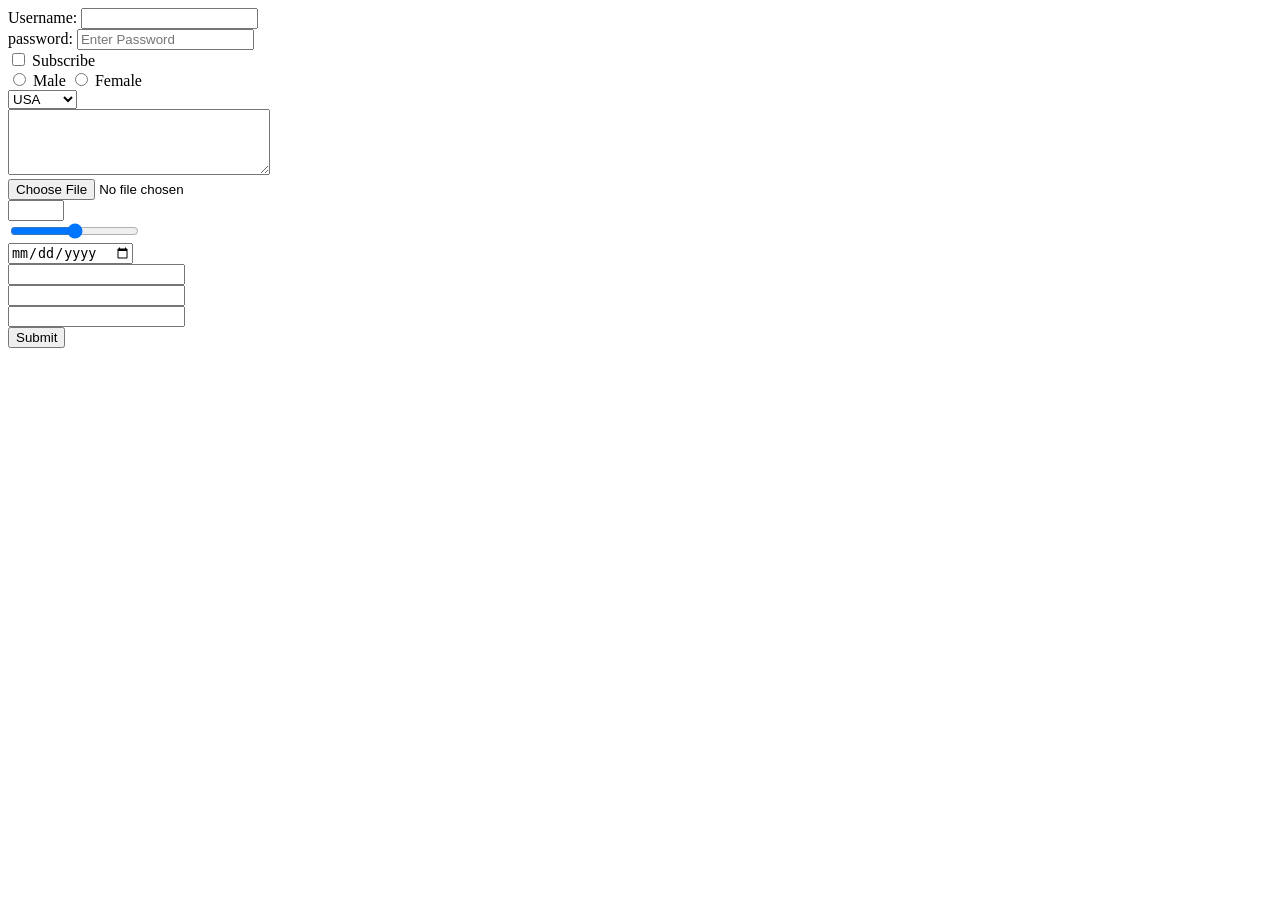
<file: index.html>
<!DOCTYPE html>
<html lang="en">

<head>
    <meta charset="UTF-8">
    <meta name="viewport" content="width=device-width, initial-scale=1.0">
    <title>Document</title>
</head>

<body>
    <form action="/action.php" method="post">

        <label for="username">Username:</label>
        <input type="text" id="username" name="username"><br>

        <label for="password">password:</label>
        <input type="password" name="password" placeholder="Enter Password"><br>

        <input type="checkbox" name="subscribe" value="yes"> Subscribe<br>

        <input type="radio" name="gender" value="male"> Male

        <input type="radio" name="gender" value="female"> Female<br>

        <select name="country">

            <option value="us">USA</option>

            <option value="ca">Canada</option>

        </select><br>

        <textarea name="comments" rows="4" cols="30"></textarea><br>

        <input type="file" name="resume"><br>

        <input type="number" name="age" min="18" max="100"><br>

        <input type="range" name="volume" min="0" max="100"><br>

        <input type="date" name="dob"><br>

        <input type="email" name="email"><br>

        <input type="url" name="website"><br>

        <input type="search" name="query"><br>

        <button type="submit">Submit</button>

    </form>

</body>

</html>
</file>
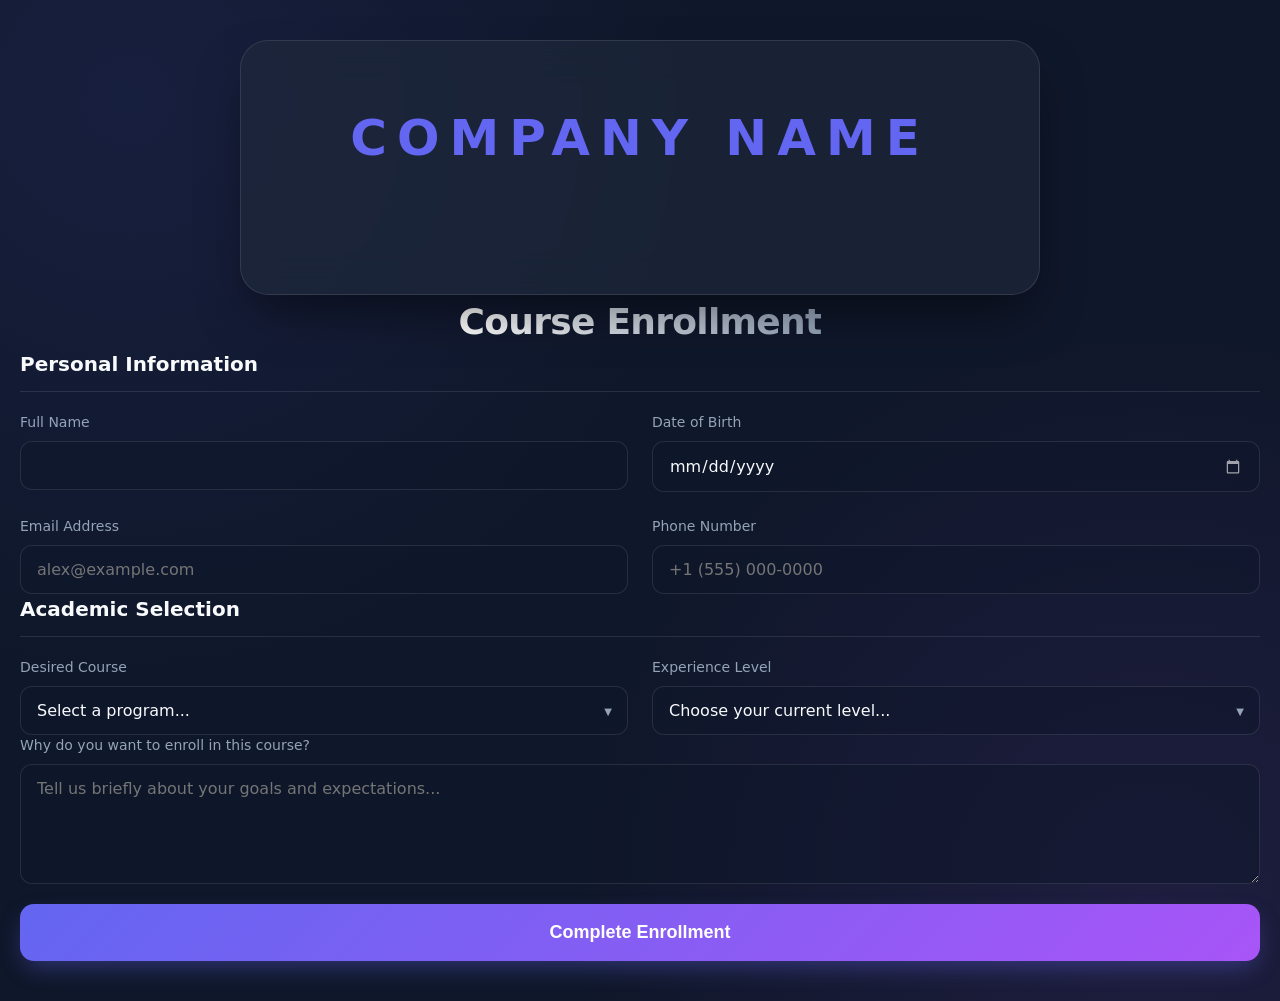
<file: Assignment1/index.html>
<!DOCTYPE html>
<html lang="en">

<head>
    <meta charset="UTF-8">
    <meta name="viewport" content="width=device-width, initial-scale=1.0">
    <title>Student Course Enrollment</title>
    <link rel="stylesheet" href="style.css">
</head>

<body>
    <div class="enrollment-container">
        <header class="form-header">
            <span class="logo-text">Company Name</span>
    </div>
    <h1>Course Enrollment</h1>
    </header>

    <legend>Personal Information</legend>

    <div class="form-grid">
        <div class="form-group">
            <label for="fullName">Full Name</label>
            <div class="input-wrapper">
                <input type="text" id="fullName" name="fullName" required autocomplete="name">
                <span class="focus-border"></span>
            </div>
        </div>

        <div class="form-group">
            <label for="dob">Date of Birth</label>
            <div class="input-wrapper">
                <input type="date" id="dob" name="dob" required>
                <span class="focus-border"></span>
            </div>
        </div>

        <div class="form-group">
            <label for="email">Email Address</label>
            <div class="input-wrapper">
                <input type="email" id="email" name="email" placeholder="alex@example.com" required
                    autocomplete="email">
                <span class="focus-border"></span>
            </div>
        </div>

        <div class="form-group">
            <label for="phone">Phone Number</label>
            <div class="input-wrapper">
                <input type="tel" id="phone" name="phone" placeholder="+1 (555) 000-0000" required autocomplete="tel">
                <span class="focus-border"></span>
            </div>
        </div>
    </div>

    <legend>Academic Selection</legend>
    <div class="form-grid">
        <div class="form-group">
            <label for="course">Desired Course</label>
            <div class="input-wrapper select-wrapper">
                <select id="course" name="course" required>
                    <option value="" disabled selected>Select a program...</option>
                    <option value="ai-ml">Artificial Intelligence & Machine Learning</option>
                    <option value="fullstack">Full-Stack Web Development</option>
                    <option value="cybersecurity">Cybersecurity & Ethical Hacking</option>
                    <option value="datascience">Data Science & Analytics</option>
                    <option value="uiux">UI/UX Design & Product Strategy</option>
                </select>
                <span class="focus-border"></span>
            </div>
        </div>

        <div class="form-group">
            <label for="experience">Experience Level</label>
            <div class="input-wrapper select-wrapper">
                <select id="experience" name="experience" required>
                    <option value="" disabled selected>Choose your current level...</option>
                    <option value="beginner">Beginner (No prior coding experience)</option>
                    <option value="intermediate">Intermediate (Some programming knowledge)</option>
                    <option value="advanced">Advanced (Professional or solid technical background)</option>
                </select>
                <span class="focus-border"></span>
            </div>
        </div>
    </div>

    <div class="form-group full-width">
        <label for="motivation">Why do you want to enroll in this course?</label>
        <div class="input-wrapper">
            <textarea id="motivation" name="motivation" rows="4"
                placeholder="Tell us briefly about your goals and expectations..." required></textarea>
            <span class="focus-border"></span>
        </div>
    </div>

    <button type="submit" class="submit-btn">
        <span>Complete Enrollment</span>
    </button>
    </div>
    </form>
</body>

</html>
</file>
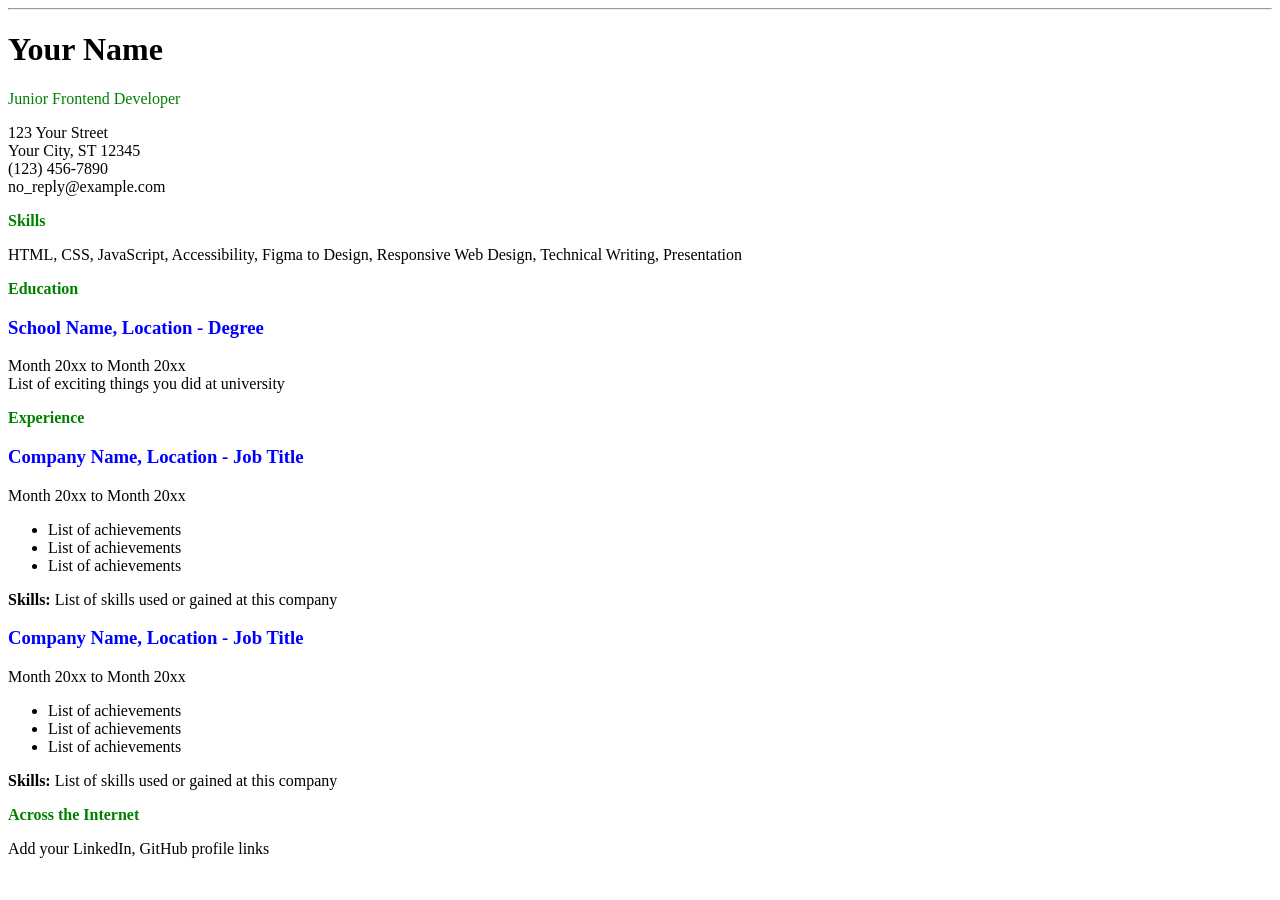
<file: CV/index.html>
<!DOCTYPE html>
<html lang="en">

<head>
    <meta charset="UTF-8">
    <title>My CV</title>
</head>

<body>

    <hr>

    <h1>Your Name</h1>

    <p>
        <font color="green">Junior Frontend Developer</font>
    </p>

    <p>
        123 Your Street<br>
        Your City, ST 12345<br>
        (123) 456-7890<br>
        no_reply@example.com
    </p>

    <p>
        <font color="green"><b>Skills</b></font>
    </p>

    <p>
        HTML, CSS, JavaScript, Accessibility,
        Figma to Design, Responsive Web Design,
        Technical Writing, Presentation
    </p>

    <p>
        <font color="green"><b>Education</b></font>
    </p>

    <h3>
        <font color="blue">School Name, Location - Degree</font>
    </h3>

    <p>
        Month 20xx to Month 20xx<br>
        List of exciting things you did at university
    </p>

    <p>
        <font color="green"><b>Experience</b></font>
    </p>

    <h3>
        <font color="blue">Company Name, Location - Job Title</font>
    </h3>

    <p>Month 20xx to Month 20xx</p>

    <ul>
        <li>List of achievements</li>
        <li>List of achievements</li>
        <li>List of achievements</li>
    </ul>

    <p>
        <b>Skills:</b> List of skills used or gained at this company
    </p>

    <h3>
        <font color="blue">Company Name, Location - Job Title</font>
    </h3>

    <p>Month 20xx to Month 20xx</p>

    <ul>
        <li>List of achievements</li>
        <li>List of achievements</li>
        <li>List of achievements</li>
    </ul>

    <p>
        <b>Skills:</b> List of skills used or gained at this company
    </p>

    <p>
        <font color="green"><b>Across the Internet</b></font>
    </p>

    <p>
        Add your LinkedIn, GitHub profile links
    </p>

</body>

</html>
</file>
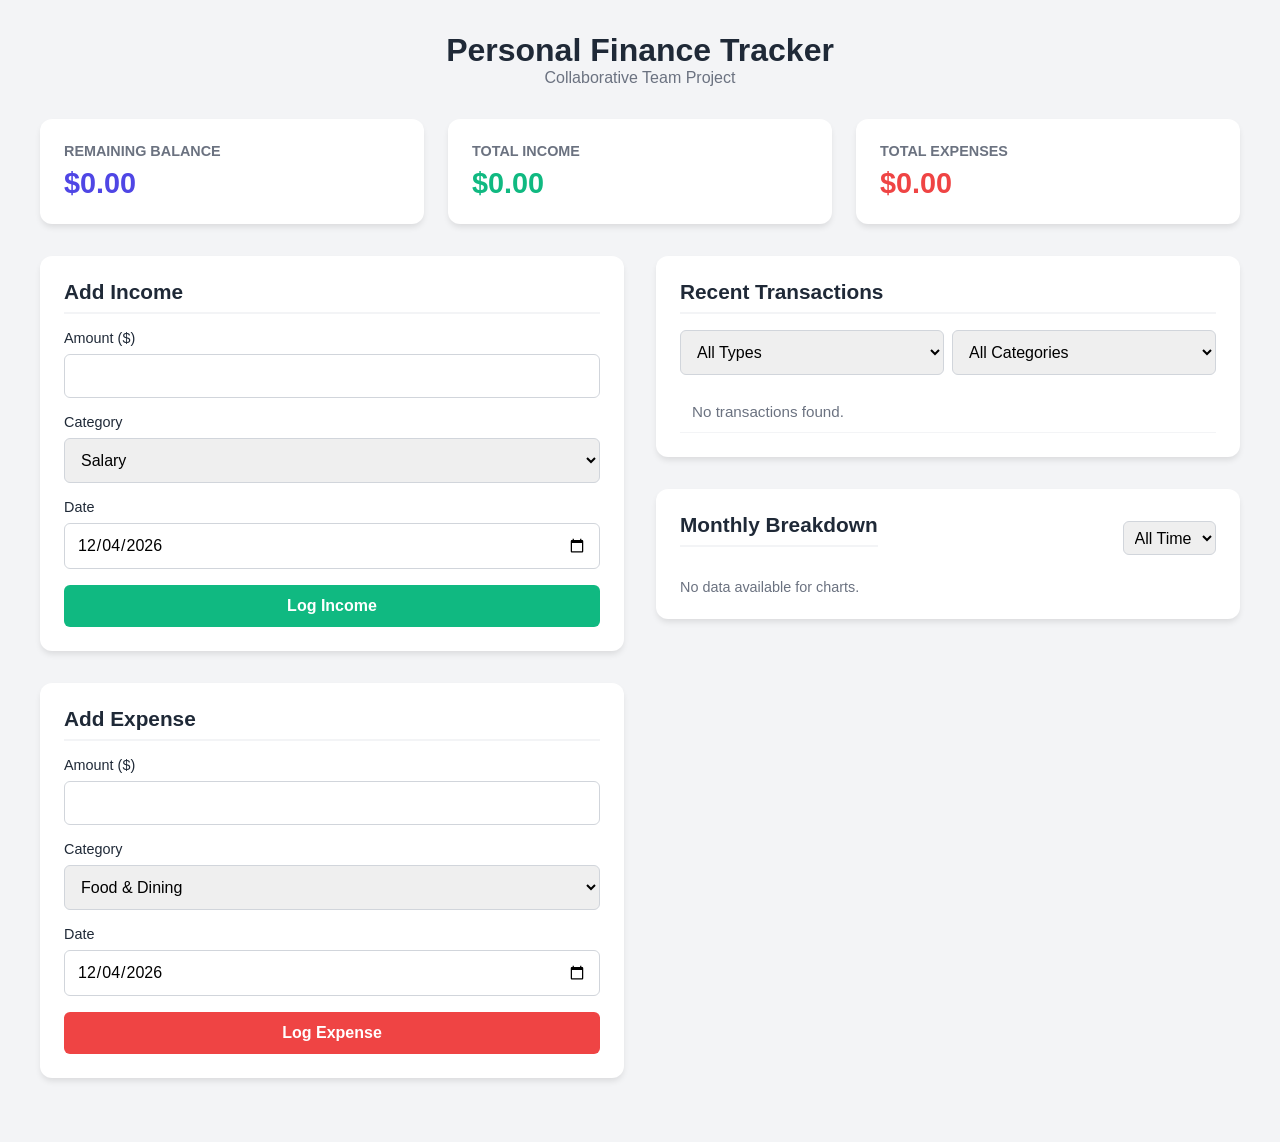
<file: Expence tracker/index.html>
<!DOCTYPE html>
<html lang="en">

<head>
    <meta charset="UTF-8">
    <title>Expense Tracker Dashboard</title>
    <style>
        /* ==========================================================================
           CORE LAYOUT STYLES
           ========================================================================== */
        :root {
            --primary: #4f46e5;
            --success: #10b981;
            --danger: #ef4444;
            --background: #f3f4f6;
            --surface: #ffffff;
            --text: #1f2937;
            --text-muted: #6b7280;
        }

        * {
            box-sizing: border-box;
            margin: 0;
            padding: 0;
            font-family: 'Segoe UI', Tahoma, Geneva, Verdana, sans-serif;
        }

        body {
            background-color: var(--background);
            color: var(--text);
            padding: 2rem;
        }

        .container {
            max-width: 1200px;
            margin: 0 auto;
        }

        header {
            margin-bottom: 2rem;
            text-align: center;
        }

        .main-layout {
            display: grid;
            grid-template-columns: 1fr 1fr;
            gap: 2rem;
        }

        .panel {
            background: var(--surface);
            padding: 1.5rem;
            border-radius: 12px;
            box-shadow: 0 4px 6px -1px rgba(0, 0, 0, 0.1);
            margin-bottom: 2rem;
        }

        .panel h2 {
            margin-bottom: 1rem;
            font-size: 1.3rem;
            border-bottom: 2px solid var(--background);
            padding-bottom: 0.5rem;
        }

        @media (max-width: 768px) {
            .main-layout {
                grid-template-columns: 1fr;
            }
        }

        /* ==========================================================================
           MEMBER 1: DASHBOARD & SUMMARY CARDS CSS
           ========================================================================== */
        .dashboard-grid {
            display: grid;
            grid-template-columns: repeat(auto-fit, minmax(240px, 1fr));
            gap: 1.5rem;
            margin-bottom: 2rem;
        }

        .card {
            background: var(--surface);
            padding: 1.5rem;
            border-radius: 12px;
            box-shadow: 0 4px 6px -1px rgba(0, 0, 0, 0.1);
            transition: transform 0.2s;
        }

        .card:hover {
            transform: translateY(-2px);
        }

        .card h3 {
            font-size: 0.9rem;
            text-transform: uppercase;
            color: var(--text-muted);
            margin-bottom: 0.5rem;
        }

        .card .amount {
            font-size: 1.8rem;
            font-weight: bold;
        }

        .card.balance .amount {
            color: var(--primary);
        }

        .card.income .amount {
            color: var(--success);
        }

        .card.expense .amount {
            color: var(--danger);
        }

        /* ==========================================================================
           MEMBER 2: INCOME MODULE GENERAL COMPONENT CSS
           ========================================================================== */
        .form-group {
            margin-bottom: 1rem;
        }

        label {
            display: block;
            margin-bottom: 0.5rem;
            font-weight: 500;
            font-size: 0.9rem;
        }

        input,
        select {
            width: 100%;
            padding: 0.75rem;
            border: 1px solid #d1d5db;
            border-radius: 6px;
            font-size: 1rem;
        }

        button {
            width: 100%;
            padding: 0.75rem;
            border: none;
            border-radius: 6px;
            color: white;
            font-size: 1rem;
            font-weight: 600;
            cursor: pointer;
            transition: opacity 0.2s;
        }

        button:hover {
            opacity: 0.9;
        }

        .btn-income {
            background-color: var(--success);
        }

        /* ==========================================================================
           MEMBER 3: EXPENSE MODULE, CATEGORIES & FILTERS CSS
           ========================================================================== */
        .btn-expense {
            background-color: var(--danger);
        }

        .filters-container {
            display: flex;
            gap: 0.5rem;
            margin-bottom: 1rem;
        }

        .transaction-list {
            list-style: none;
            max-height: 300px;
            overflow-y: auto;
        }

        .transaction-item {
            display: flex;
            justify-content: space-between;
            align-items: center;
            padding: 0.75rem;
            border-bottom: 1px solid #f3f4f6;
            font-size: 0.95rem;
        }

        .transaction-item.income-type {
            border-left: 4px solid var(--success);
        }

        .transaction-item.expense-type {
            border-left: 4px solid var(--danger);
        }

        .transaction-details span {
            display: block;
        }

        .transaction-details .tx-cat {
            font-size: 0.75rem;
            color: var(--text-muted);
        }

        .delete-btn {
            background: none;
            border: none;
            color: var(--danger);
            cursor: pointer;
            width: auto;
            padding: 0 0.5rem;
        }

        /* ==========================================================================
           MEMBER 4: REPORTS & VISUAL CHARTS CSS
           ========================================================================== */
        .report-flex {
            display: flex;
            justify-content: space-between;
            align-items: center;
            margin-bottom: 1rem;
        }

        .chart-container {
            margin-top: 1rem;
        }

        .bar-row {
            margin-bottom: 0.5rem;
        }

        .bar-label {
            font-size: 0.85rem;
            display: flex;
            justify-content: space-between;
            margin-bottom: 0.25rem;
        }

        .bar-outer {
            background: #e5e7eb;
            border-radius: 4px;
            height: 12px;
            width: 100%;
            overflow: hidden;
        }

        .bar-inner {
            height: 100%;
            width: 0%;
            transition: width 0.5s ease-out;
        }

        .bar-inner.inc-bar {
            background-color: var(--success);
        }

        .bar-inner.exp-bar {
            background-color: var(--danger);
        }
    </style>
</head>

<body>

    <div class="container">
        <header>
            <h1>Personal Finance Tracker</h1>
            <p style="color: var(--text-muted)">Collaborative Team Project</p>
        </header>

        <section class="dashboard-grid">
            <div class="card balance">
                <h3>Remaining Balance</h3>
                <div class="amount" id="total-balance">$0.00</div>
            </div>
            <div class="card income">
                <h3>Total Income</h3>
                <div class="amount" id="total-income">$0.00</div>
            </div>
            <div class="card expense">
                <h3>Total Expenses</h3>
                <div class="amount" id="total-expenses">$0.00</div>
            </div>
        </section>

        <div class="main-layout">
            <div>
                <div class="panel">
                    <h2>Add Income</h2>
                    <form id="income-form">
                        <div class="form-group">
                            <label for="inc-amount">Amount ($)</label>
                            <input type="number" id="inc-amount" step="0.01" required min="0.01">
                        </div>
                        <div class="form-group">
                            <label for="inc-category">Category</label>
                            <select id="inc-category">
                                <option value="Salary">Salary</option>
                                <option value="Freelance">Freelance</option>
                                <option value="Investments">Investments</option>
                                <option value="Other Income">Other</option>
                            </select>
                        </div>
                        <div class="form-group">
                            <label for="inc-date">Date</label>
                            <input type="date" id="inc-date" required>
                        </div>
                        <button type="submit" class="btn-income">Log Income</button>
                    </form>
                </div>

                <div class="panel">
                    <h2>Add Expense</h2>
                    <form id="expense-form">
                        <div class="form-group">
                            <label for="exp-amount">Amount ($)</label>
                            <input type="number" id="exp-amount" step="0.01" required min="0.01">
                        </div>
                        <div class="form-group">
                            <label for="exp-category">Category</label>
                            <select id="exp-category">
                                <option value="Food & Dining">Food & Dining</option>
                                <option value="Rent & Utilities">Rent & Utilities</option>
                                <option value="Entertainment">Entertainment</option>
                                <option value="Transportation">Transportation</option>
                                <option value="Shopping">Shopping</option>
                            </select>
                        </div>
                        <div class="form-group">
                            <label for="exp-date">Date</label>
                            <input type="date" id="exp-date" required>
                        </div>
                        <button type="submit" class="btn-expense">Log Expense</button>
                    </form>
                </div>
            </div>

            <div>
                <div class="panel">
                    <h2>Recent Transactions</h2>
                    <div class="filters-container">
                        <select id="filter-type">
                            <option value="all">All Types</option>
                            <option value="income">Income</option>
                            <option value="expense">Expense</option>
                        </select>
                        <select id="filter-category">
                            <option value="all">All Categories</option>
                        </select>
                    </div>
                    <ul class="transaction-list" id="transaction-list">
                    </ul>
                </div>

                <div class="panel">
                    <div class="report-flex">
                        <h2>Monthly Breakdown</h2>
                        <select id="report-month-filter" style="width: auto; padding: 0.4rem;">
                        </select>
                    </div>
                    <div class="chart-container" id="chart-section">
                    </div>
                </div>
            </div>
        </div>
    </div>

    <script>
        // ==========================================
        // MEMBER 4: LOCAL STORAGE & MAIN STATE CONTROLLER
        // ==========================================
        let transactions = JSON.parse(localStorage.getItem('transactions')) || [];

        function saveToLocalStorage() {
            localStorage.setItem('transactions', JSON.stringify(transactions));
            updateApp();
        }

        // Auto-assign interactive date pickers to today's date
        document.getElementById('inc-date').valueAsDate = new Date();
        document.getElementById('exp-date').valueAsDate = new Date();


        // ==========================================
        // MEMBER 1: DASHBOARD CARD STATS ENGINE
        // ==========================================
        function updateDashboard(filteredTransactions) {
            let totalIncome = 0;
            let totalExpense = 0;

            filteredTransactions.forEach(tx => {
                if (tx.type === 'income') totalIncome += tx.amount;
                if (tx.type === 'expense') totalExpense += tx.amount;
            });

            const remainingBalance = totalIncome - totalExpense;

            document.getElementById('total-income').innerText = `$${totalIncome.toFixed(2)}`;
            document.getElementById('total-expenses').innerText = `$${totalExpense.toFixed(2)}`;

            const balanceEl = document.getElementById('total-balance');
            balanceEl.innerText = `$${remainingBalance.toFixed(2)}`;
            balanceEl.style.color = remainingBalance < 0 ? 'var(--danger)' : 'var(--primary)';
        }


        // ==========================================
        // MEMBER 2: INCOME PIPELINE ROUTER
        // ==========================================
        document.getElementById('income-form').addEventListener('submit', function (e) {
            e.preventDefault();
            const amount = parseFloat(document.getElementById('inc-amount').value);
            const category = document.getElementById('inc-category').value;
            const date = document.getElementById('inc-date').value;

            const incomeTx = {
                id: Date.now(),
                type: 'income',
                amount,
                category,
                date
            };

            transactions.push(incomeTx);
            saveToLocalStorage();
            this.reset();
            document.getElementById('inc-date').valueAsDate = new Date();
        });


        // ==========================================
        // MEMBER 3: EXPENSE PIPELINE & LIST FILTER MANAGERS
        // ==========================================
        document.getElementById('expense-form').addEventListener('submit', function (e) {
            e.preventDefault();
            const amount = parseFloat(document.getElementById('exp-amount').value);
            const category = document.getElementById('exp-category').value;
            const date = document.getElementById('exp-date').value;

            const expenseTx = {
                id: Date.now(),
                type: 'expense',
                amount,
                category,
                date
            };

            transactions.push(expenseTx);
            saveToLocalStorage();
            this.reset();
            document.getElementById('exp-date').valueAsDate = new Date();
        });

        function deleteTransaction(id) {
            transactions = transactions.filter(tx => tx.id !== id);
            saveToLocalStorage();
        }

        const typeFilter = document.getElementById('filter-type');
        const catFilter = document.getElementById('filter-category');

        typeFilter.addEventListener('change', updateCategoryOptions);
        typeFilter.addEventListener('change', updateApp);
        catFilter.addEventListener('change', updateApp);

        function updateCategoryOptions() {
            const type = typeFilter.value;
            catFilter.innerHTML = '<option value="all">All Categories</option>';

            let categories = [];
            if (type === 'all' || type === 'income') {
                categories.push('Salary', 'Freelance', 'Investments', 'Other Income');
            }
            if (type === 'all' || type === 'expense') {
                categories.push('Food & Dining', 'Rent & Utilities', 'Entertainment', 'Transportation', 'Shopping');
            }

            [...new Set(categories)].forEach(cat => {
                catFilter.innerHTML += `<option value="${cat}">${cat}</option>`;
            });
        }

        function renderHistory(filteredTransactions) {
            const list = document.getElementById('transaction-list');
            list.innerHTML = '';

            if (filteredTransactions.length === 0) {
                list.innerHTML = '<li class="transaction-item" style="color:var(--text-muted)">No transactions found.</li>';
                return;
            }

            const sorted = [...filteredTransactions].sort((a, b) => b.id - a.id);

            sorted.forEach(tx => {
                const li = document.createElement('li');
                li.className = `transaction-item ${tx.type}-type`;

                const prefix = tx.type === 'income' ? '+' : '-';
                const dateObj = new Date(tx.date);
                const formattedDate = dateObj.toLocaleDateString('en-US', { month: 'short', day: 'numeric', timeZone: 'UTC' });

                li.innerHTML = `
                    <div class="transaction-details">
                        <strong>${tx.category}</strong>
                        <span class="tx-cat">${formattedDate}</span>
                    </div>
                    <div>
                        <span style="font-weight:600; color: var(--${tx.type === 'income' ? 'success' : 'danger'})">
                            ${prefix}$${tx.amount.toFixed(2)}
                        </span>
                        <button class="delete-btn" onclick="deleteTransaction(${tx.id})">&times;</button>
                    </div>
                `;
                list.appendChild(li);
            });
        }


        // ==========================================
        // MEMBER 4: MONTHLY DATA AGGREGATION & DATA-BAR RENDERING
        // ==========================================
        const monthFilter = document.getElementById('report-month-filter');
        monthFilter.addEventListener('change', updateApp);

        function populateMonthFilter() {
            const currentSelection = monthFilter.value;
            monthFilter.innerHTML = '<option value="all">All Time</option>';

            const monthsSeen = new Set();
            transactions.forEach(tx => {
                const m = tx.date.substring(0, 7); // Splices YYYY-MM formatted properties
                monthsSeen.add(m);
            });

            Array.from(monthsSeen).sort().reverse().forEach(m => {
                const [year, month] = m.split('-');
                const date = new Date(year, month - 1);
                const label = date.toLocaleDateString('en-US', { month: 'long', year: 'numeric' });
                monthFilter.innerHTML += `<option value="${m}">${label}</option>`;
            });

            if (currentSelection) monthFilter.value = currentSelection;
        }

        function renderReports(filteredTransactions) {
            const chartSection = document.getElementById('chart-section');
            chartSection.innerHTML = '';

            const catTotals = {};
            let maxVal = 0;

            filteredTransactions.forEach(tx => {
                catTotals[tx.category] = (catTotals[tx.category] || 0) + tx.amount;
                if (catTotals[tx.category] > maxVal) maxVal = catTotals[tx.category];
            });

            if (Object.keys(catTotals).length === 0) {
                chartSection.innerHTML = '<p style="color: var(--text-muted); font-size: 0.9rem;">No data available for charts.</p>';
                return;
            }

            for (const [cat, total] of Object.entries(catTotals)) {
                const isIncome = ['Salary', 'Freelance', 'Investments', 'Other Income'].includes(cat);
                const barClass = isIncome ? 'inc-bar' : 'exp-bar';
                const percentage = maxVal > 0 ? (total / maxVal) * 100 : 0;

                const row = document.createElement('div');
                row.className = 'bar-row';
                row.innerHTML = `
                    <div class="bar-label">
                        <span>${cat}</span>
                        <strong>$${total.toFixed(2)}</strong>
                    </div>
                    <div class="bar-outer">
                        <div class="bar-inner ${barClass}" style="width: ${percentage}%"></div>
                    </div>
                `;
                chartSection.appendChild(row);
            }
        }


        // ==========================================
        // MAIN PIPELINE ORCHESTRATION ENGINE
        // ==========================================
        function updateApp() {
            const selectedType = typeFilter.value;
            const selectedCat = catFilter.value;
            const selectedMonth = monthFilter.value;

            let filtered = transactions.filter(tx => {
                const matchesType = selectedType === 'all' || tx.type === selectedType;
                const matchesCat = selectedCat === 'all' || tx.category === selectedCat;
                const matchesMonth = selectedMonth === 'all' || tx.date.startsWith(selectedMonth);
                return matchesType && matchesCat && matchesMonth;
            });

            populateMonthFilter();
            updateDashboard(filtered);
            renderHistory(filtered);
            renderReports(filtered);
        }

        // Application Liftoff
        updateCategoryOptions();
        updateApp();
    </script>
</body>

</html>
</file>
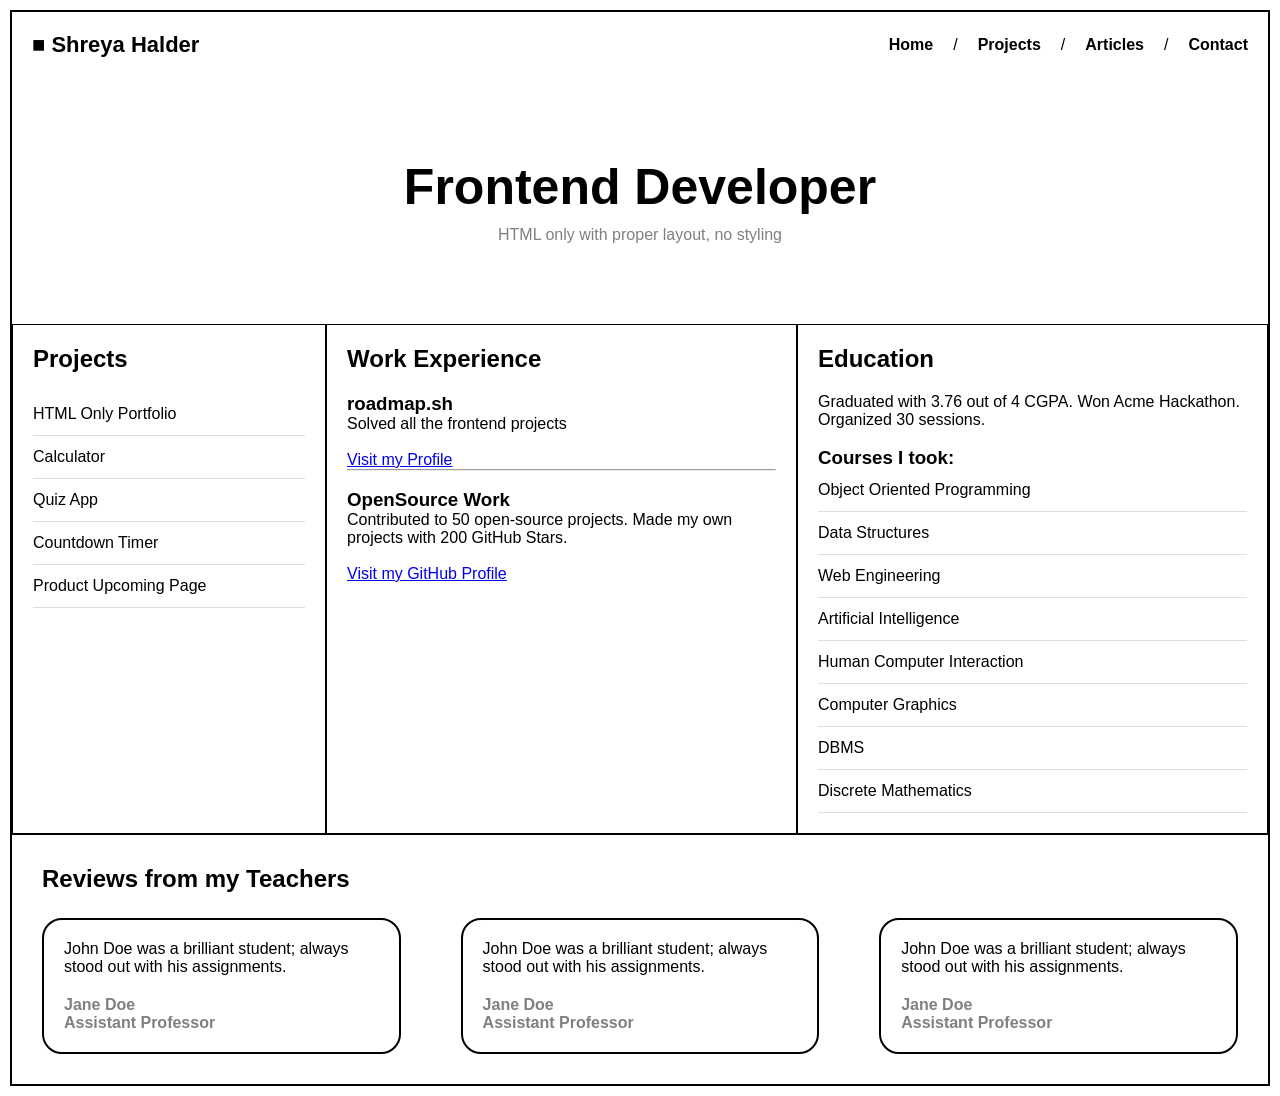
<file: Portfolio/index.html>
<!DOCTYPE html>
<html>

<head>
    <title>Portfolio</title>
    <link rel="stylesheet" href="style.css">
</head>

<body>

    <header>
        <nav class="navbar">

            <div class="logo">
                ■ Shreya Halder
            </div>

            <ul>
                <li><a href="index.html">Home</a></li>
                <li>/</li>
                <li><a href="projects.html">Projects</a></li>
                <li>/</li>
                <li><a href="articles.html">Articles</a></li>
                <li>/</li>
                <li><a href="contact.html">Contact</a></li>
            </ul>

        </nav>
    </header>

    <section class="hero">

        <h1>Frontend Developer</h1>

        <p>HTML only with proper layout, no styling</p>

    </section>

    <section class="main">

        <div class="box">

            <h2>Projects</h2>

            <ul>
                <li>HTML Only Portfolio</li>
                <li>Calculator</li>
                <li>Quiz App</li>
                <li>Countdown Timer</li>
                <li>Product Upcoming Page</li>
            </ul>

        </div>

        <div class="box">

            <h2>Work Experience</h2>

            <h3>roadmap.sh</h3>

            <p>Solved all the frontend projects</p>

            <br>

            <a href="#">Visit my Profile</a>

            <hr><br>

            <h3>OpenSource Work</h3>

            <p>Contributed to 50 open-source projects. Made my own projects with 200 GitHub Stars.</p>

            <br>

            <a href="#">Visit my GitHub Profile</a>

        </div>

        <div class="box">

            <h2>Education</h2>

            <p>
                Graduated with 3.76 out of 4 CGPA.
                Won Acme Hackathon.
                Organized 30 sessions.
            </p>

            <br>

            <h3>Courses I took:</h3>

            <ul>
                <li>Object Oriented Programming</li>
                <li>Data Structures</li>
                <li>Web Engineering</li>
                <li>Artificial Intelligence</li>
                <li>Human Computer Interaction</li>
                <li>Computer Graphics</li>
                <li>DBMS</li>
                <li>Discrete Mathematics</li>
            </ul>

        </div>

    </section>

    <section class="review-section">

        <h2>Reviews from my Teachers</h2>

        <div class="review-container">

            <div class="review">

                <p>
                    John Doe was a brilliant student;
                    always stood out with his assignments.
                </p>

                <h4>Jane Doe<br>Assistant Professor</h4>

            </div>

            <div class="review">

                <p>
                    John Doe was a brilliant student;
                    always stood out with his assignments.
                </p>

                <h4>Jane Doe<br>Assistant Professor</h4>

            </div>

            <div class="review">

                <p>
                    John Doe was a brilliant student;
                    always stood out with his assignments.
                </p>

                <h4>Jane Doe<br>Assistant Professor</h4>

            </div>

        </div>

    </section>

</body>

</html>
</file>
<file: Assignment1/style.css>
:root {
    --bg-color: #0f172a;
    --card-bg: rgba(30, 41, 59, 0.7);
    --primary: #6366f1;
    --primary-hover: #4f46e5;
    --accent: #a855f7;
    --text-primary: #f8fafc;
    --text-secondary: #94a3b8;
    --border: rgba(255, 255, 255, 0.1);
    --input-bg: rgba(15, 23, 42, 0.5);
    --font-main: 'Inter', system-ui, -apple-system, sans-serif;
    --transition: all 0.3s cubic-bezier(0.4, 0, 0.2, 1);
    --container-width: 800px;
}

* {
    margin: 0;
    padding: 0;
    box-sizing: border-box;
}

body {
    background-color: var(--bg-color);
    background-image:
        radial-gradient(circle at 10% 10%, rgba(99, 102, 241, 0.1) 0%, transparent 40%),
        radial-gradient(circle at 90% 90%, rgba(168, 85, 247, 0.1) 0%, transparent 40%);
    color: var(--text-primary);
    font-family: var(--font-main);
    display: grid;
    place-items: center;
    min-height: 100vh;
    padding: 40px 20px;
    line-height: 1.5;
}

.enrollment-container {
    width: 100%;
    max-width: var(--container-width);
    background: var(--card-bg);
    backdrop-filter: blur(20px);
    -webkit-backdrop-filter: blur(20px);
    border: 1px solid var(--border);
    border-radius: 28px;
    padding: 60px;
    box-shadow: 0 25px 50px -12px rgba(0, 0, 0, 0.5);
    display: flex;
    flex-direction: column;
    animation: fadeIn 0.8s cubic-bezier(0.16, 1, 0.3, 1);
}

@keyframes fadeIn {
    from {
        opacity: 0;
        transform: translateY(20px);
    }

    to {
        opacity: 1;
        transform: translateY(0);
    }
}

.form-header {
    width: 100%;
    text-align: center;
    margin-bottom: 50px;
}

.logo-text {
    font-size: 50px;
    font-weight: 600;
    text-transform: uppercase;
    letter-spacing: 0.2em;
    color: var(--primary);
    margin-bottom: 8px;
    display: block;
}

h1 {
    font-size: 36px;
    font-weight: 700;
    background: linear-gradient(to right, #fff, #94a3b8);
    -webkit-background-clip: text;
    background-clip: text;
    -webkit-text-fill-color: transparent;
    letter-spacing: -0.02em;
}

.enrollment-form {
    display: flex;
    flex-direction: column;
    gap: 30px;
}

legend {
    display: block;
    font-size: 20px;
    font-weight: 600;
    color: var(--text-primary);
    padding-bottom: 12px;
    border-bottom: 1px solid var(--border);
    width: 100%;
    margin-bottom: 20px;
    text-align: left;
    /* Consistently left-aligned with grid edges */
}

.form-grid {
    display: grid;
    grid-template-columns: 1fr 1fr;
    gap: 24px;
    width: 100%;
}

.form-group {
    display: flex;
    flex-direction: column;
    gap: 8px;
    width: 100%;
}

.full-width {
    grid-column: 1 / -1;
}

label {
    font-size: 14px;
    font-weight: 500;
    color: var(--text-secondary);
    text-align: left;
    /* Ensure every label is left aligned with its input */
}

.input-wrapper {
    position: relative;
    width: 100%;
}

input,
select,
textarea {
    width: 100%;
    background: var(--input-bg);
    border: 1px solid var(--border);
    border-radius: 12px;
    padding: 14px 16px;
    color: var(--text-primary);
    font-family: inherit;
    font-size: 16px;
    transition: var(--transition);
    outline: none;
    display: block;
}

input:focus,
select:focus,
textarea:focus {
    border-color: var(--primary);
    background: rgba(15, 23, 42, 0.8);
    box-shadow: 0 0 0 4px rgba(99, 102, 241, 0.15);
}

.focus-border {
    position: absolute;
    bottom: 0;
    left: 50%;
    width: 0;
    height: 2px;
    background: var(--primary);
    transition: var(--transition);
    transform: translateX(-50%);
}

input:focus~.focus-border,
select:focus~.focus-border,
textarea:focus~.focus-border {
    width: 100%;
}

.select-wrapper::after {
    content: '▼';
    position: absolute;
    right: 16px;
    top: 50%;
    transform: translateY(-50%);
    font-size: 10px;
    color: var(--text-secondary);
    pointer-events: none;
}

select {
    appearance: none;
    padding-right: 40px;
}

textarea {
    resize: vertical;
    min-height: 120px;
}

.submit-btn {
    width: 100%;
    margin-top: 20px;
    padding: 18px;
    border: none;
    border-radius: 14px;
    background: linear-gradient(135deg, var(--primary) 0%, var(--accent) 100%);
    color: white;
    font-size: 18px;
    font-weight: 600;
    cursor: pointer;
    transition: var(--transition);
    box-shadow: 0 10px 25px -5px rgba(99, 102, 241, 0.4);
}

.submit-btn:hover {
    transform: translateY(-2px);
    filter: brightness(1.1);
    box-shadow: 0 15px 30px -5px rgba(99, 102, 241, 0.5);
}

.submit-btn:active {
    transform: translateY(0);
}

@media (max-width: 768px) {
    .enrollment-container {
        padding: 40px 24px;
        margin: 20px;
    }

    .form-grid {
        grid-template-columns: 1fr;
    }

    h1 {
        font-size: 28px;
    }
}

input[type="date"]::-webkit-calendar-picker-indicator {
    filter: invert(1);
    opacity: 0.6;
    cursor: pointer;
}
</file>
<file: Portfolio/style.css>
* {
    margin: 0;
    padding: 0;
    box-sizing: border-box;
    font-family: Arial, Helvetica, sans-serif;
}

body {
    border: 2px solid black;
    margin: 10px;
}

/* Navigation */

.navbar {
    display: flex;
    justify-content: space-between;
    align-items: center;
    padding: 20px;
}

.logo {
    font-size: 22px;
    font-weight: bold;
}

.navbar ul {
    display: flex;
    list-style: none;
}

.navbar ul li {
    margin-left: 20px;
}

.navbar ul li a {
    text-decoration: none;
    color: black;
    font-weight: bold;
}

.navbar ul li a:hover {
    color: blue;
}

/* Hero */

.hero {
    text-align: center;
    padding: 80px 20px;
}

.hero h1 {
    font-size: 50px;
    margin-bottom: 10px;
}

.hero p {
    color: gray;
}

/* Three Columns */

.main {
    display: grid;
    grid-template-columns: 1fr 1.5fr 1.5fr;
}

.box {
    border: 1px solid black;
    padding: 20px;
}

.box h2 {
    margin-bottom: 20px;
}

.box ul {
    list-style: none;
}

.box ul li {
    padding: 12px 0;
    border-bottom: 1px solid #ddd;
}

/* Reviews */

.review-section {
    padding: 30px;
    border-top: 1px solid black;
}

.review-section h2 {
    margin-bottom: 25px;
}

.review-container {
    display: flex;
    justify-content: space-between;
    gap: 20px;
}

.review {
    border: 2px solid black;
    border-radius: 20px;
    padding: 20px;
    width: 30%;
}

.review h4 {
    margin-top: 20px;
    color: gray;
}

/* Footer */

footer {
    border-top: 1px solid black;
    text-align: center;
    padding: 20px;
    margin-top: 20px;
}

/* Projects & Articles */

.page {
    padding: 40px;
}

.page h1 {
    margin-bottom: 20px;
}

.page ul {
    margin-left: 20px;
}

.page ul li {
    margin: 15px 0;
}

/* Contact */

form {
    width: 450px;
    margin: 40px auto;
}

input,
textarea {
    width: 100%;
    padding: 10px;
    margin: 10px 0;
}

button {
    padding: 10px 20px;
    cursor: pointer;
}
</file>
